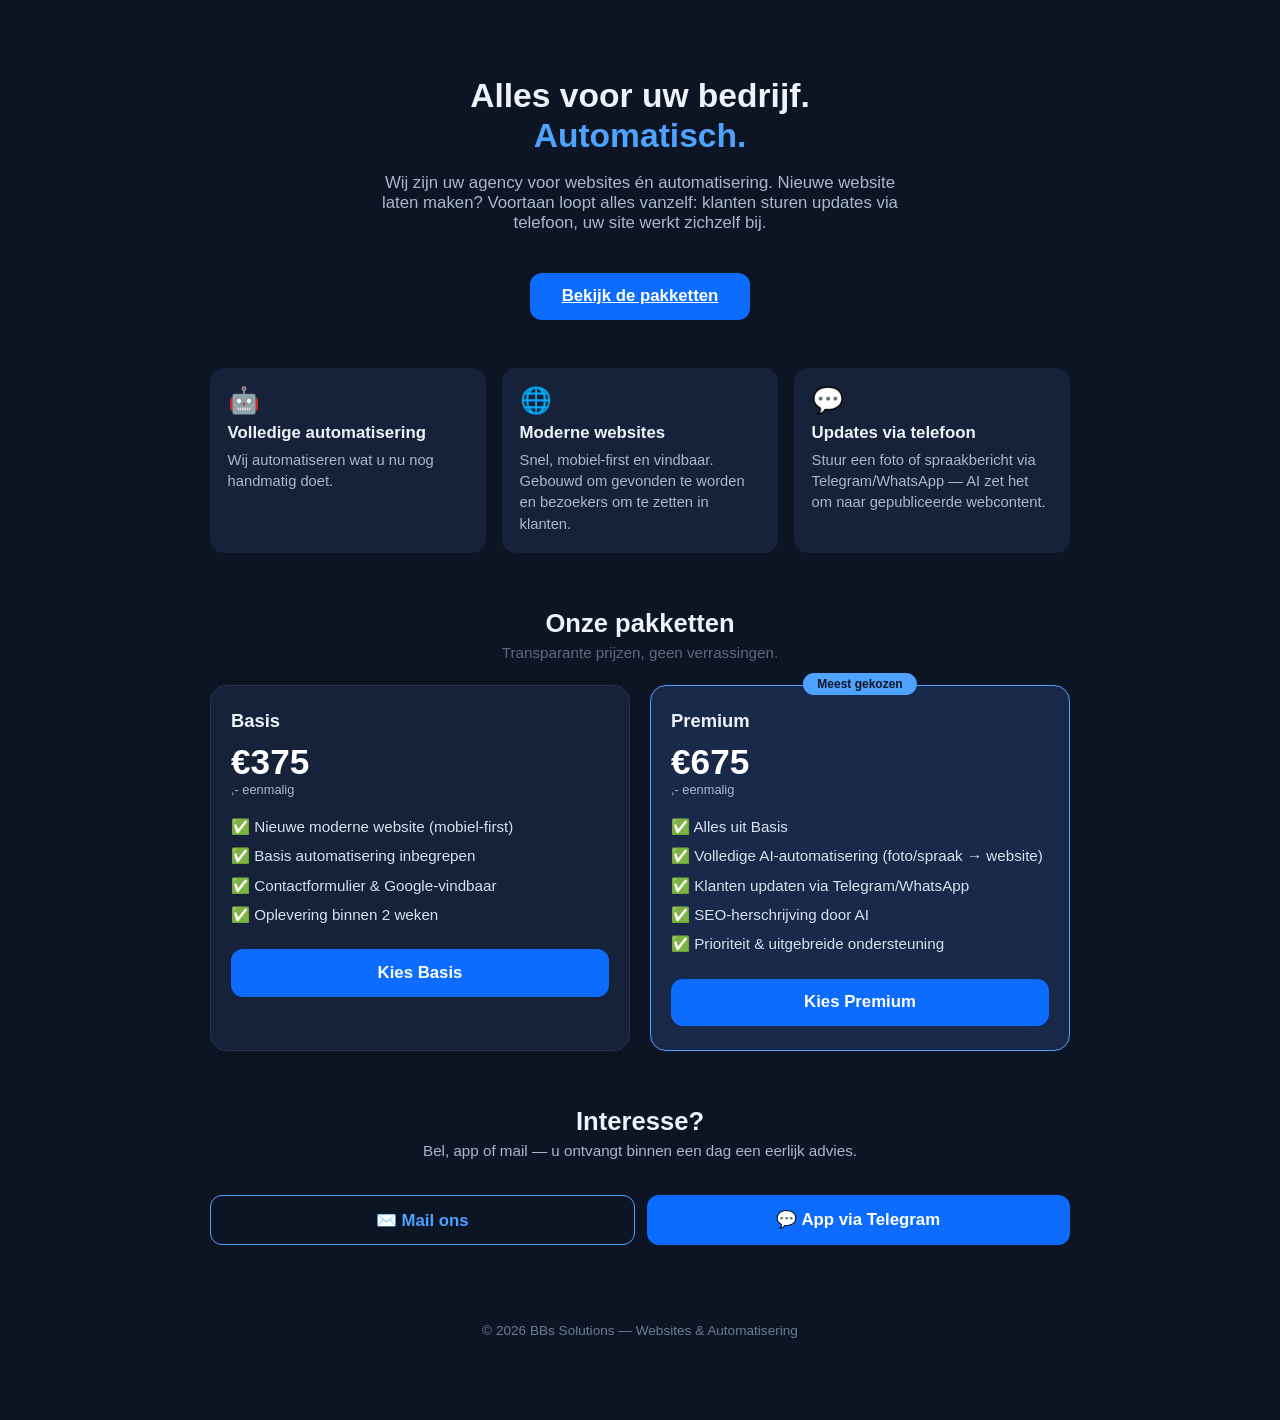
<file: index.html>
<!DOCTYPE html>
<html lang="nl">
<head>
<meta charset="utf-8">
<meta name="viewport" content="width=device-width, initial-scale=1, viewport-fit=cover">
<title>BBs Solutions — Websites &amp; Automatisering</title>
<meta name="description" content="Agency voor websites en automatisering: nieuwe website inclusief automatisering vanaf €375.">
<link rel="stylesheet" href="static/style.css">
</head>
<body class="site">

<main class="wrap site-wrap">

  <section class="hero">
    <h1>Alles voor uw bedrijf.<br><span class="accent">Automatisch.</span></h1>
    <p class="sub">Wij zijn uw agency voor websites én automatisering. Nieuwe website laten maken? Voortaan loopt alles vanzelf: klanten sturen updates via telefoon, uw site werkt zichzelf bij.</p>
    <a class="primary cta" href="#aanbod">Bekijk de pakketten</a>
  </section>

  <section class="usps">
    <div class="usp"><span class="ico">🤖</span><h3>Volledige automatisering</h3><p>Wij automatiseren wat u nu nog handmatig doet.</p></div>
    <div class="usp"><span class="ico">🌐</span><h3>Moderne websites</h3><p>Snel, mobiel-first en vindbaar. Gebouwd om gevonden te worden en bezoekers om te zetten in klanten.</p></div>
    <div class="usp"><span class="ico">💬</span><h3>Updates via telefoon</h3><p>Stuur een foto of spraakbericht via Telegram/WhatsApp — AI zet het om naar gepubliceerde webcontent.</p></div>
  </section>

  <section id="aanbod" class="pricing">
    <h2>Onze pakketten</h2>
    <p class="sub">Transparante prijzen, geen verrassingen.</p>

    <div class="price-cards">
      <div class="price-card">
        <h3>Basis</h3>
        <div class="price">€375<span class="per">,- eenmalig</span></div>
        <ul>
          <li>✅ Nieuwe moderne website (mobiel-first)</li>
          <li>✅ Basis automatisering inbegrepen</li>
          <li>✅ Contactformulier &amp; Google-vindbaar</li>
          <li>✅ Oplevering binnen 2 weken</li>
        </ul>
        <a class="primary" href="#contact">Kies Basis</a>
      </div>

      <div class="price-card featured">
        <div class="badge">Meest gekozen</div>
        <h3>Premium</h3>
        <div class="price">€675<span class="per">,- eenmalig</span></div>
        <ul>
          <li>✅ Alles uit Basis</li>
          <li>✅ Volledige AI-automatisering (foto/spraak → website)</li>
          <li>✅ Klanten updaten via Telegram/WhatsApp</li>
          <li>✅ SEO-herschrijving door AI</li>
          <li>✅ Prioriteit &amp; uitgebreide ondersteuning</li>
        </ul>
        <a class="primary" href="#contact">Kies Premium</a>
      </div>
    </div>
  </section>

  <section id="contact" class="contact">
    <h2>Interesse?</h2>
    <p class="sub">Bel, app of mail — u ontvangt binnen een dag een eerlijk advies.</p>
    <div class="contact-btns">
      <a class="primary ghost" href="mailto:info@bbssolutions.nl">✉️ Mail ons</a>
      <a class="primary" href="https://t.me/jouwbot">💬 App via Telegram</a>
    </div>
  </section>

  <footer class="footer">
    <p>© <span id="year"></span> BBs Solutions — Websites &amp; Automatisering</p>
  </footer>

</main>
<script>document.getElementById('year').textContent = new Date().getFullYear();</script>
</body>
</html>
</file>
<file: static/style.css>
* { box-sizing: border-box; }
body {
  margin: 0;
  font-family: -apple-system, "Segoe UI", Roboto, sans-serif;
  background: #f4f6f8;
  color: #1c2733;
}
.wrap { max-width: 640px; margin: 0 auto; padding: 1.25rem; }
header h1 { font-size: 1.5rem; margin: 0.5rem 0 0.25rem; }
.sub { color: #5b6b7b; font-size: 0.95rem; margin-top: 0; }
.card {
  background: #fff;
  border-radius: 14px;
  padding: 1rem;
  margin: 1rem 0;
  box-shadow: 0 1px 4px rgba(16, 34, 51, 0.08);
}
.status {
  display: inline-block;
  font-size: 0.75rem;
  font-weight: 600;
  padding: 0.2rem 0.6rem;
  border-radius: 999px;
  background: #e8eef4;
}
.status-klaar { background: #d9f2e3; color: #1c7c46; }
.status-processing, .status-received { background: #fdf0d3; color: #946200; }
.status-error { background: #fadbd8; color: #a83226; }
.preview { width: 100%; border-radius: 10px; margin: 0.75rem 0; }
.form label { display: block; font-size: 0.85rem; color: #5b6b7b; margin: 0.75rem 0 0.25rem; }
.form input[type="text"], .form textarea {
  width: 100%;
  padding: 0.65rem;
  border: 1px solid #ccd6df;
  border-radius: 10px;
  font-size: 1rem;
  font-family: inherit;
}
.filelabel input { margin-top: 0.4rem; }
.primary {
  width: 100%;
  margin-top: 1rem;
  padding: 0.85rem;
  border: 0;
  border-radius: 12px;
  background: #0b6cff;
  color: #fff;
  font-size: 1.05rem;
  font-weight: 600;
}
.primary:active { background: #0958c8; }
.empty { text-align: center; color: #5b6b7b; padding: 2rem 0; }

/* ===== Agency landingspagina ===== */
body.site { background: #0d1524; color: #eef3fa; }
.site-wrap { max-width: 900px; }
.hero { text-align: center; padding: 3.5rem 0 2rem; }
.hero h1 { font-size: 2.1rem; line-height: 1.2; margin: 0 0 1rem; }
.hero .sub { font-size: 1.05rem; color: #a9b8cb; max-width: 34rem; margin: 0 auto 1.5rem; }
.accent { color: #4da3ff; }
.cta { display: inline-block; width: auto; padding: 0.85rem 2rem; }
.usps { display: grid; grid-template-columns: 1fr; gap: 1rem; padding: 1rem 0 2.5rem; }
@media (min-width: 700px) { .usps { grid-template-columns: repeat(3, 1fr); } }
.usp { background: #16213a; border-radius: 14px; padding: 1.1rem; }
.usp .ico { font-size: 1.6rem; }
.usp h3 { font-size: 1.05rem; margin: 0.5rem 0 0.4rem; }
.usp p { margin: 0; color: #a9b8cb; font-size: 0.92rem; line-height: 1.45; }
.pricing { padding: 1rem 0 2.5rem; text-align: center; }
.pricing h2, .contact h2 { font-size: 1.6rem; margin: 0 0 0.4rem; }
.price-cards { display: grid; grid-template-columns: 1fr; gap: 1.25rem; margin-top: 1.5rem; text-align: left; }
@media (min-width: 700px) { .price-cards { grid-template-columns: 1fr 1fr; } }
.price-card { position: relative; background: #16213a; border-radius: 16px; padding: 1.5rem 1.25rem; border: 1px solid #26344f; }
.price-card.featured { border-color: #4da3ff; background: #182949; }
.badge { position: absolute; top: -0.8rem; left: 50%; transform: translateX(-50%); background: #4da3ff; color: #0d1524; font-size: 0.75rem; font-weight: 700; padding: 0.25rem 0.9rem; border-radius: 999px; }
.price-card h3 { margin: 0; font-size: 1.15rem; }
.price { font-size: 2.2rem; font-weight: 800; margin: 0.6rem 0 1rem; color: #fff; }
.price .per { display: block; font-size: 0.8rem; font-weight: 400; color: #a9b8cb; }
.price-card ul { list-style: none; margin: 0 0 1.25rem; padding: 0; }
.price-card li { padding: 0.35rem 0; font-size: 0.95rem; color: #d7e1ee; }
.price-card .primary { display: block; text-align: center; text-decoration: none; }
.contact { text-align: center; padding: 1rem 0 2rem; }
.contact .sub { color: #a9b8cb; }
.contact-btns { display: flex; flex-direction: column; gap: 0.75rem; margin-top: 1.25rem; }
@media (min-width: 700px) { .contact-btns { flex-direction: row; justify-content: center; } }
.contact-btns .primary { display: block; text-decoration: none; padding: 0.85rem 1.5rem; }
.primary.ghost { background: transparent; border: 1px solid #4da3ff; color: #4da3ff; }
.footer { text-align: center; color: #6c7d93; font-size: 0.85rem; padding: 2rem 0 3rem; }
</file>
